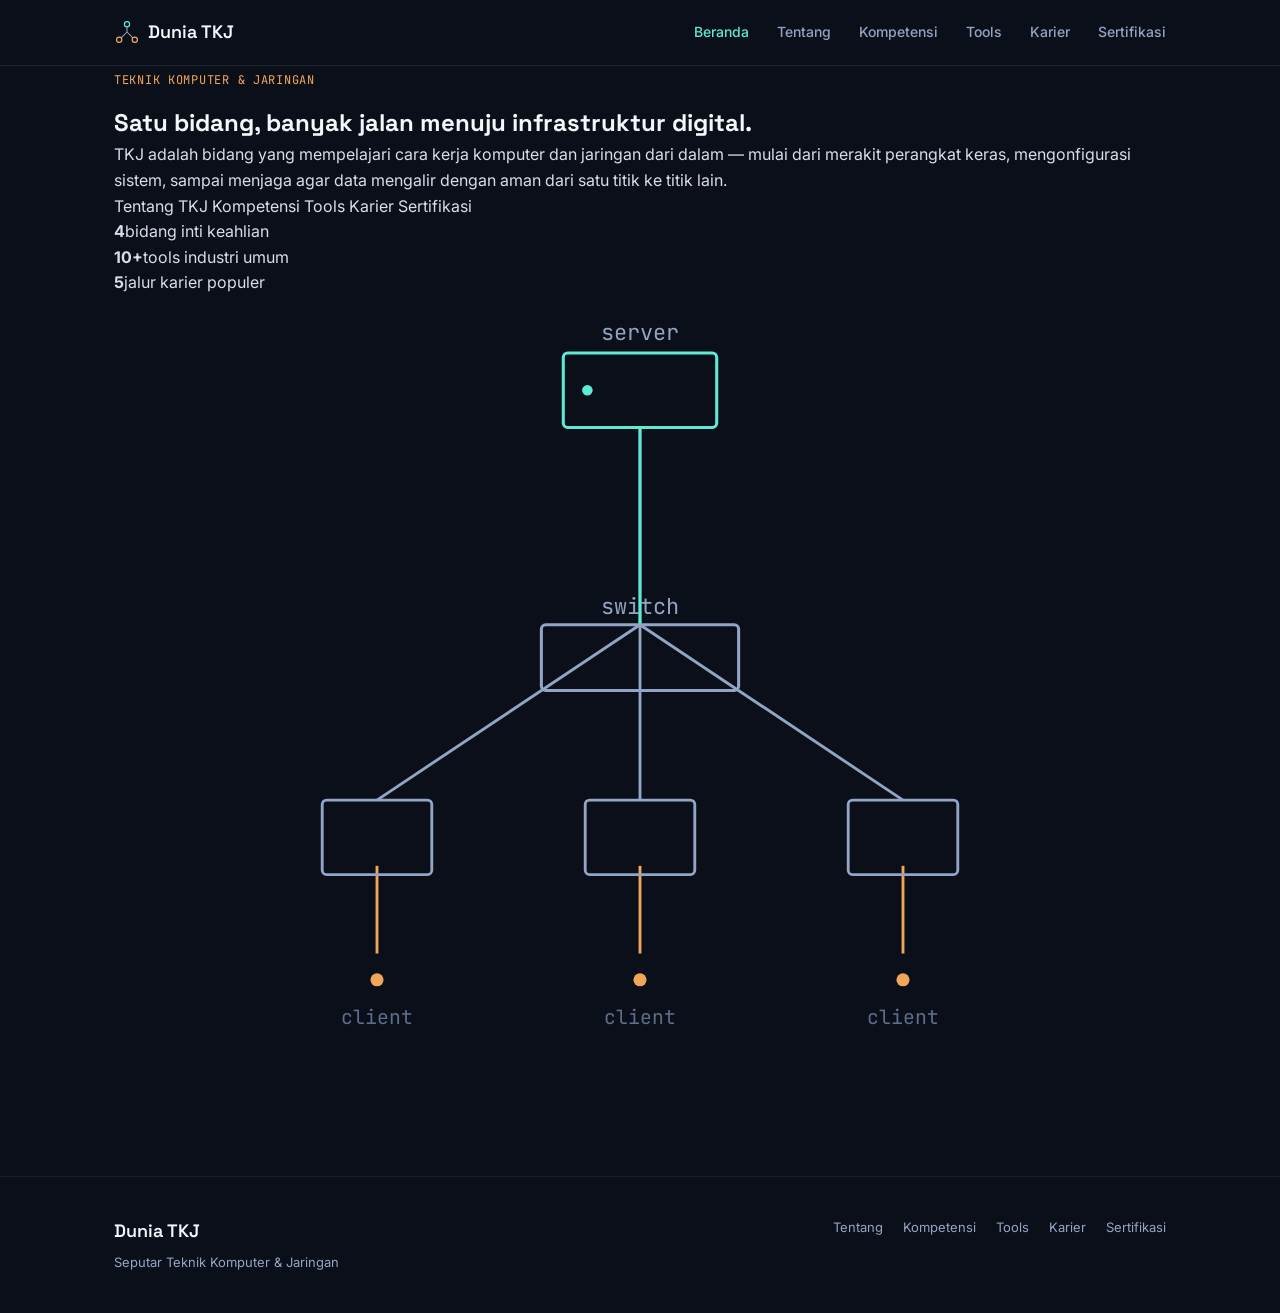
<file: index.html>
<!DOCTYPE html>
<html lang="id">
<head>
<meta charset="UTF-8">
<meta name="viewport" content="width=device-width, initial-scale=1.0">
<title>Dunia TKJ &mdash; Beranda</title>
<link rel="preconnect" href="https://fonts.googleapis.com">
<link href="https://fonts.googleapis.com/css2?family=Space+Grotesk:wght@400;500;600;700&family=Inter:wght@400;500;600&family=JetBrains+Mono:wght@400;500&display=swap" rel="stylesheet">
<link rel="stylesheet" href="style.css">
</head>
<body>

<header>
  <nav class="wrap">
    <div class="brand">
      <svg class="brand-mark" viewBox="0 0 30 30" fill="none">
        <circle cx="15" cy="6" r="3" stroke="#5EEAD4" stroke-width="1.4"/>
        <circle cx="6" cy="24" r="3" stroke="#F2A65A" stroke-width="1.4"/>
        <circle cx="24" cy="24" r="3" stroke="#F2A65A" stroke-width="1.4"/>
        <path d="M15 9V15M15 15L8 22M15 15L22 22" stroke="#93A5C4" stroke-width="1.2"/>
      </svg>
      Dunia TKJ
    </div>
    <div class="nav-links">
      <a href="index.html" class="active">Beranda</a>
      <a href="tentang.html">Tentang</a>
      <a href="kompetensi.html">Kompetensi</a>
      <a href="tools.html">Tools</a>
      <a href="karier.html">Karier</a>
      <a href="sertifikasi.html">Sertifikasi</a>
    </div>
  </nav>
</header>

<section class="hero">
  <div class="wrap hero-grid">
    <div>
      <span class="kicker">Teknik Komputer &amp; Jaringan</span>
      <h1>Satu bidang, banyak jalan menuju infrastruktur digital.</h1>
      <p class="lead">TKJ adalah bidang yang mempelajari cara kerja komputer dan jaringan dari dalam &mdash; mulai dari merakit perangkat keras, mengonfigurasi sistem, sampai menjaga agar data mengalir dengan aman dari satu titik ke titik lain.</p>
      <div class="explore-links">
        <a href="tentang.html">Tentang TKJ</a>
        <a href="kompetensi.html">Kompetensi</a>
        <a href="tools.html">Tools</a>
        <a href="karier.html">Karier</a>
        <a href="sertifikasi.html">Sertifikasi</a>
      </div>
      <div class="stat-row">
        <div class="stat"><b>4</b><span>bidang inti keahlian</span></div>
        <div class="stat"><b>10+</b><span>tools industri umum</span></div>
        <div class="stat"><b>5</b><span>jalur karier populer</span></div>
      </div>
    </div>
    <div class="diagram-holder">
      <svg viewBox="0 0 480 380" fill="none">
        <path class="flow-line" d="M240 60 L240 150" stroke="#5EEAD4" stroke-width="1.5"/>
        <path class="flow-line" d="M240 150 L120 230" stroke="#93A5C4" stroke-width="1.3"/>
        <path class="flow-line" d="M240 150 L240 230" stroke="#93A5C4" stroke-width="1.3"/>
        <path class="flow-line" d="M240 150 L360 230" stroke="#93A5C4" stroke-width="1.3"/>
        <path d="M120 260 L120 300" stroke="#F2A65A" stroke-width="1.3"/>
        <path d="M240 260 L240 300" stroke="#F2A65A" stroke-width="1.3"/>
        <path d="M360 260 L360 300" stroke="#F2A65A" stroke-width="1.3"/>

        <rect x="205" y="26" width="70" height="34" rx="2" stroke="#5EEAD4" stroke-width="1.4"/>
        <circle class="pulse-dot" cx="216" cy="43" r="2.4" fill="#5EEAD4"/>
        <text x="240" y="20" text-anchor="middle" fill="#93A5C4" font-family="JetBrains Mono" font-size="10">server</text>

        <rect x="195" y="150" width="90" height="30" rx="2" stroke="#93A5C4" stroke-width="1.4"/>
        <text x="240" y="145" text-anchor="middle" fill="#93A5C4" font-family="JetBrains Mono" font-size="10">switch</text>

        <rect x="95" y="230" width="50" height="34" rx="2" stroke="#93A5C4" stroke-width="1.3"/>
        <rect x="215" y="230" width="50" height="34" rx="2" stroke="#93A5C4" stroke-width="1.3"/>
        <rect x="335" y="230" width="50" height="34" rx="2" stroke="#93A5C4" stroke-width="1.3"/>

        <circle class="pulse-dot" cx="120" cy="312" r="3" fill="#F2A65A"/>
        <circle class="pulse-dot" cx="240" cy="312" r="3" fill="#F2A65A"/>
        <circle class="pulse-dot" cx="360" cy="312" r="3" fill="#F2A65A"/>
        <text x="120" y="332" text-anchor="middle" fill="#5C6E8A" font-family="JetBrains Mono" font-size="9">client</text>
        <text x="240" y="332" text-anchor="middle" fill="#5C6E8A" font-family="JetBrains Mono" font-size="9">client</text>
        <text x="360" y="332" text-anchor="middle" fill="#5C6E8A" font-family="JetBrains Mono" font-size="9">client</text>
      </svg>
    </div>
  </div>
</section>

<footer>
  <div class="footer-grid">
    <div>
      <div class="brand">Dunia TKJ</div>
      <p>Seputar Teknik Komputer &amp; Jaringan</p>
    </div>
    <div class="footer-links">
      <a href="tentang.html">Tentang</a>
      <a href="kompetensi.html">Kompetensi</a>
      <a href="tools.html">Tools</a>
      <a href="karier.html">Karier</a>
      <a href="sertifikasi.html">Sertifikasi</a>
    </div>
  </div>
</footer>

</body>
</html>
</file>
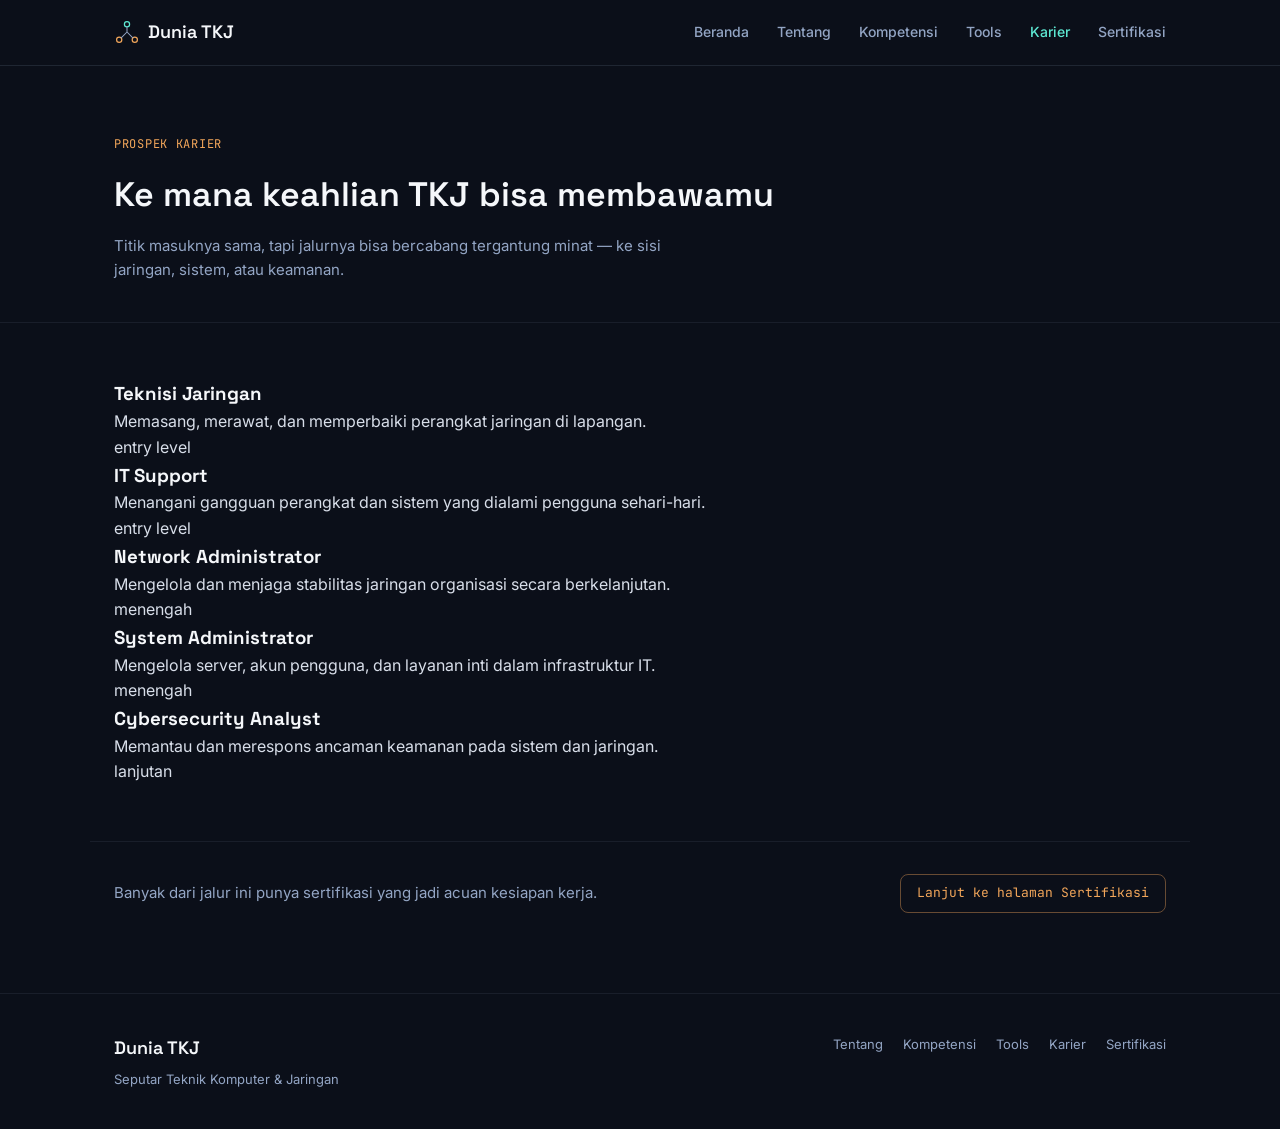
<file: karier.html>
<!DOCTYPE html>
<html lang="id">
<head>
<meta charset="UTF-8">
<meta name="viewport" content="width=device-width, initial-scale=1.0">
<title>Dunia TKJ &mdash; Karier</title>
<link rel="preconnect" href="https://fonts.googleapis.com">
<link href="https://fonts.googleapis.com/css2?family=Space+Grotesk:wght@400;500;600;700&family=Inter:wght@400;500;600&family=JetBrains+Mono:wght@400;500&display=swap" rel="stylesheet">
<link rel="stylesheet" href="style.css">
</head>
<body>

<header>
  <nav class="wrap">
    <div class="brand">
      <svg class="brand-mark" viewBox="0 0 30 30" fill="none">
        <circle cx="15" cy="6" r="3" stroke="#5EEAD4" stroke-width="1.4"/>
        <circle cx="6" cy="24" r="3" stroke="#F2A65A" stroke-width="1.4"/>
        <circle cx="24" cy="24" r="3" stroke="#F2A65A" stroke-width="1.4"/>
        <path d="M15 9V15M15 15L8 22M15 15L22 22" stroke="#93A5C4" stroke-width="1.2"/>
      </svg>
      Dunia TKJ
    </div>
    <div class="nav-links">
      <a href="index.html">Beranda</a>
      <a href="tentang.html">Tentang</a>
      <a href="kompetensi.html">Kompetensi</a>
      <a href="tools.html">Tools</a>
      <a href="karier.html" class="active">Karier</a>
      <a href="sertifikasi.html">Sertifikasi</a>
    </div>
  </nav>
</header>

<section class="page-head">
  <div class="wrap">
    <span class="kicker">Prospek karier</span>
    <h1>Ke mana keahlian TKJ bisa membawamu</h1>
    <p>Titik masuknya sama, tapi jalurnya bisa bercabang tergantung minat &mdash; ke sisi jaringan, sistem, atau keamanan.</p>
  </div>
</section>

<main>
  <div class="wrap">
    <div class="career-row">
      <h3>Teknisi Jaringan</h3>
      <p>Memasang, merawat, dan memperbaiki perangkat jaringan di lapangan.</p>
      <span class="lvl">entry level</span>
    </div>
    <div class="career-row">
      <h3>IT Support</h3>
      <p>Menangani gangguan perangkat dan sistem yang dialami pengguna sehari-hari.</p>
      <span class="lvl">entry level</span>
    </div>
    <div class="career-row">
      <h3>Network Administrator</h3>
      <p>Mengelola dan menjaga stabilitas jaringan organisasi secara berkelanjutan.</p>
      <span class="lvl">menengah</span>
    </div>
    <div class="career-row">
      <h3>System Administrator</h3>
      <p>Mengelola server, akun pengguna, dan layanan inti dalam infrastruktur IT.</p>
      <span class="lvl">menengah</span>
    </div>
    <div class="career-row">
      <h3>Cybersecurity Analyst</h3>
      <p>Memantau dan merespons ancaman keamanan pada sistem dan jaringan.</p>
      <span class="lvl">lanjutan</span>
    </div>
  </div>

  <div class="wrap closing">
    <p>Banyak dari jalur ini punya sertifikasi yang jadi acuan kesiapan kerja.</p>
    <a href="sertifikasi.html" class="next">Lanjut ke halaman Sertifikasi</a>
  </div>
</main>

<footer>
  <div class="footer-grid">
    <div>
      <div class="brand">Dunia TKJ</div>
      <p>Seputar Teknik Komputer &amp; Jaringan</p>
    </div>
    <div class="footer-links">
      <a href="tentang.html">Tentang</a>
      <a href="kompetensi.html">Kompetensi</a>
      <a href="tools.html">Tools</a>
      <a href="karier.html">Karier</a>
      <a href="sertifikasi.html">Sertifikasi</a>
    </div>
  </div>
</footer>

</body>
</html>
</file>
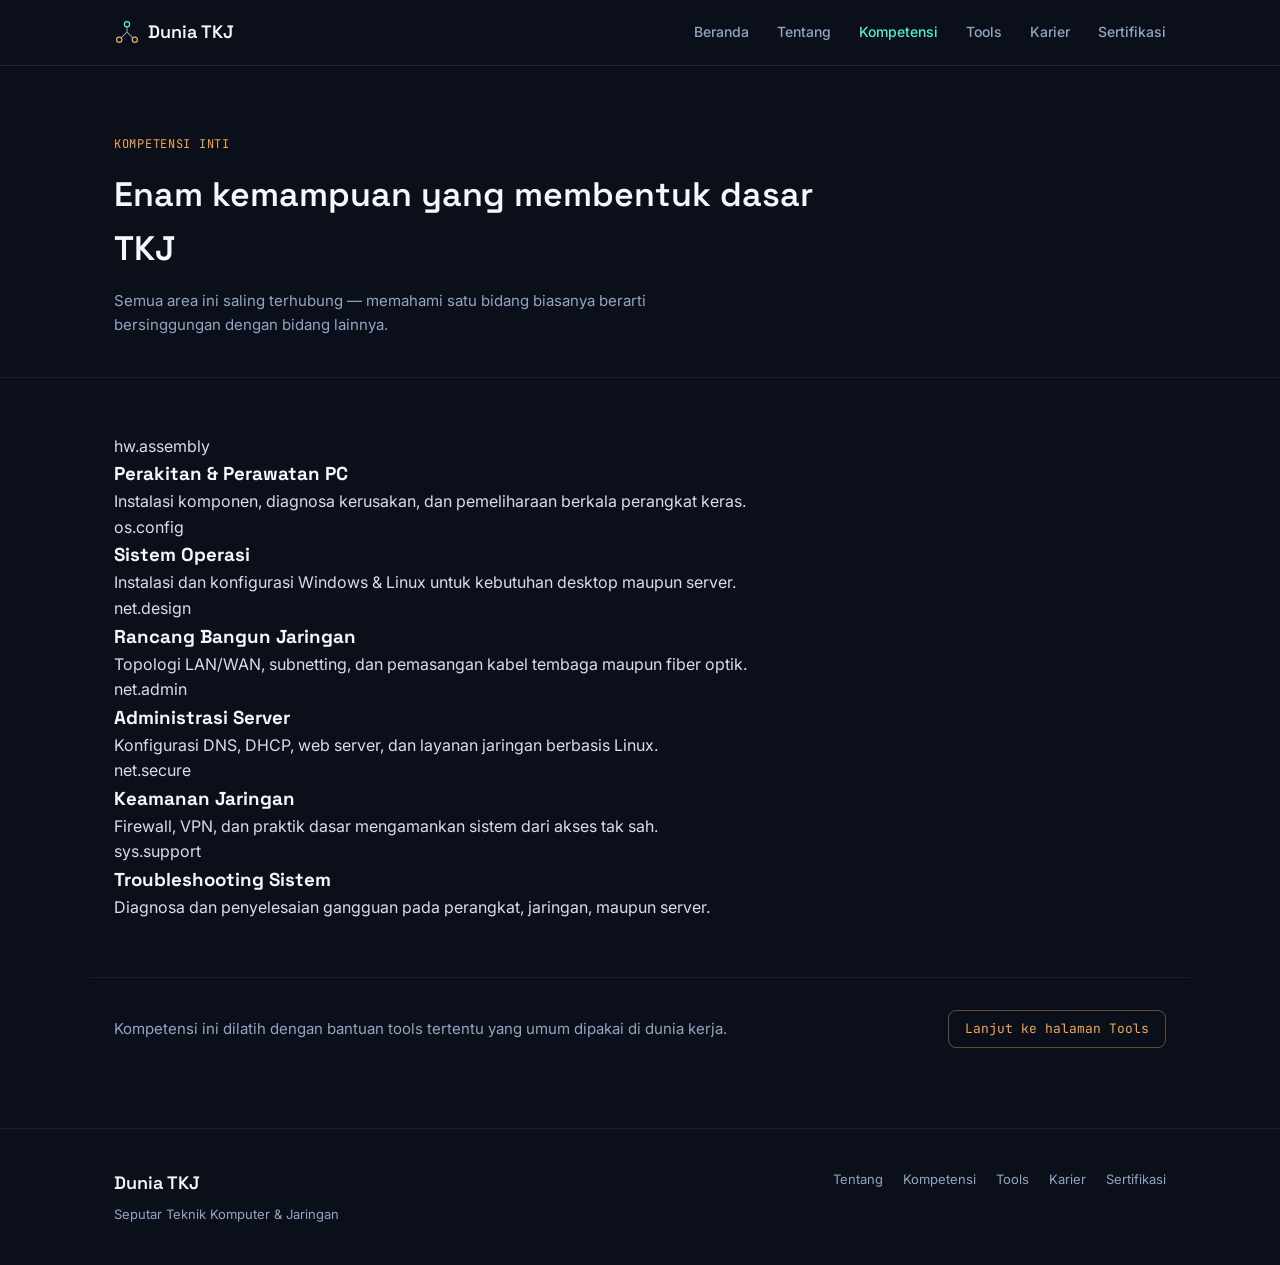
<file: kompetensi.html>
<!DOCTYPE html>
<html lang="id">
<head>
<meta charset="UTF-8">
<meta name="viewport" content="width=device-width, initial-scale=1.0">
<title>Dunia TKJ &mdash; Kompetensi</title>
<link rel="preconnect" href="https://fonts.googleapis.com">
<link href="https://fonts.googleapis.com/css2?family=Space+Grotesk:wght@400;500;600;700&family=Inter:wght@400;500;600&family=JetBrains+Mono:wght@400;500&display=swap" rel="stylesheet">
<link rel="stylesheet" href="style.css">
</head>
<body>

<header>
  <nav class="wrap">
    <div class="brand">
      <svg class="brand-mark" viewBox="0 0 30 30" fill="none">
        <circle cx="15" cy="6" r="3" stroke="#5EEAD4" stroke-width="1.4"/>
        <circle cx="6" cy="24" r="3" stroke="#F2A65A" stroke-width="1.4"/>
        <circle cx="24" cy="24" r="3" stroke="#F2A65A" stroke-width="1.4"/>
        <path d="M15 9V15M15 15L8 22M15 15L22 22" stroke="#93A5C4" stroke-width="1.2"/>
      </svg>
      Dunia TKJ
    </div>
    <div class="nav-links">
      <a href="index.html">Beranda</a>
      <a href="tentang.html">Tentang</a>
      <a href="kompetensi.html" class="active">Kompetensi</a>
      <a href="tools.html">Tools</a>
      <a href="karier.html">Karier</a>
      <a href="sertifikasi.html">Sertifikasi</a>
    </div>
  </nav>
</header>

<section class="page-head">
  <div class="wrap">
    <span class="kicker">Kompetensi inti</span>
    <h1>Enam kemampuan yang membentuk dasar TKJ</h1>
    <p>Semua area ini saling terhubung &mdash; memahami satu bidang biasanya berarti bersinggungan dengan bidang lainnya.</p>
  </div>
</section>

<main>
  <div class="wrap">
    <div class="comp-list">
      <div class="comp-item" style="--trace:#5EEAD4">
        <span class="idx">hw.assembly</span>
        <h3>Perakitan &amp; Perawatan PC</h3>
        <p>Instalasi komponen, diagnosa kerusakan, dan pemeliharaan berkala perangkat keras.</p>
      </div>
      <div class="comp-item" style="--trace:#F2A65A">
        <span class="idx">os.config</span>
        <h3>Sistem Operasi</h3>
        <p>Instalasi dan konfigurasi Windows &amp; Linux untuk kebutuhan desktop maupun server.</p>
      </div>
      <div class="comp-item" style="--trace:#93A5C4">
        <span class="idx">net.design</span>
        <h3>Rancang Bangun Jaringan</h3>
        <p>Topologi LAN/WAN, subnetting, dan pemasangan kabel tembaga maupun fiber optik.</p>
      </div>
      <div class="comp-item" style="--trace:#5EEAD4">
        <span class="idx">net.admin</span>
        <h3>Administrasi Server</h3>
        <p>Konfigurasi DNS, DHCP, web server, dan layanan jaringan berbasis Linux.</p>
      </div>
      <div class="comp-item" style="--trace:#F2A65A">
        <span class="idx">net.secure</span>
        <h3>Keamanan Jaringan</h3>
        <p>Firewall, VPN, dan praktik dasar mengamankan sistem dari akses tak sah.</p>
      </div>
      <div class="comp-item" style="--trace:#93A5C4">
        <span class="idx">sys.support</span>
        <h3>Troubleshooting Sistem</h3>
        <p>Diagnosa dan penyelesaian gangguan pada perangkat, jaringan, maupun server.</p>
      </div>
    </div>
  </div>

  <div class="wrap closing">
    <p>Kompetensi ini dilatih dengan bantuan tools tertentu yang umum dipakai di dunia kerja.</p>
    <a href="tools.html" class="next">Lanjut ke halaman Tools</a>
  </div>
</main>

<footer>
  <div class="footer-grid">
    <div>
      <div class="brand">Dunia TKJ</div>
      <p>Seputar Teknik Komputer &amp; Jaringan</p>
    </div>
    <div class="footer-links">
      <a href="tentang.html">Tentang</a>
      <a href="kompetensi.html">Kompetensi</a>
      <a href="tools.html">Tools</a>
      <a href="karier.html">Karier</a>
      <a href="sertifikasi.html">Sertifikasi</a>
    </div>
  </div>
</footer>

</body>
</html>
</file>
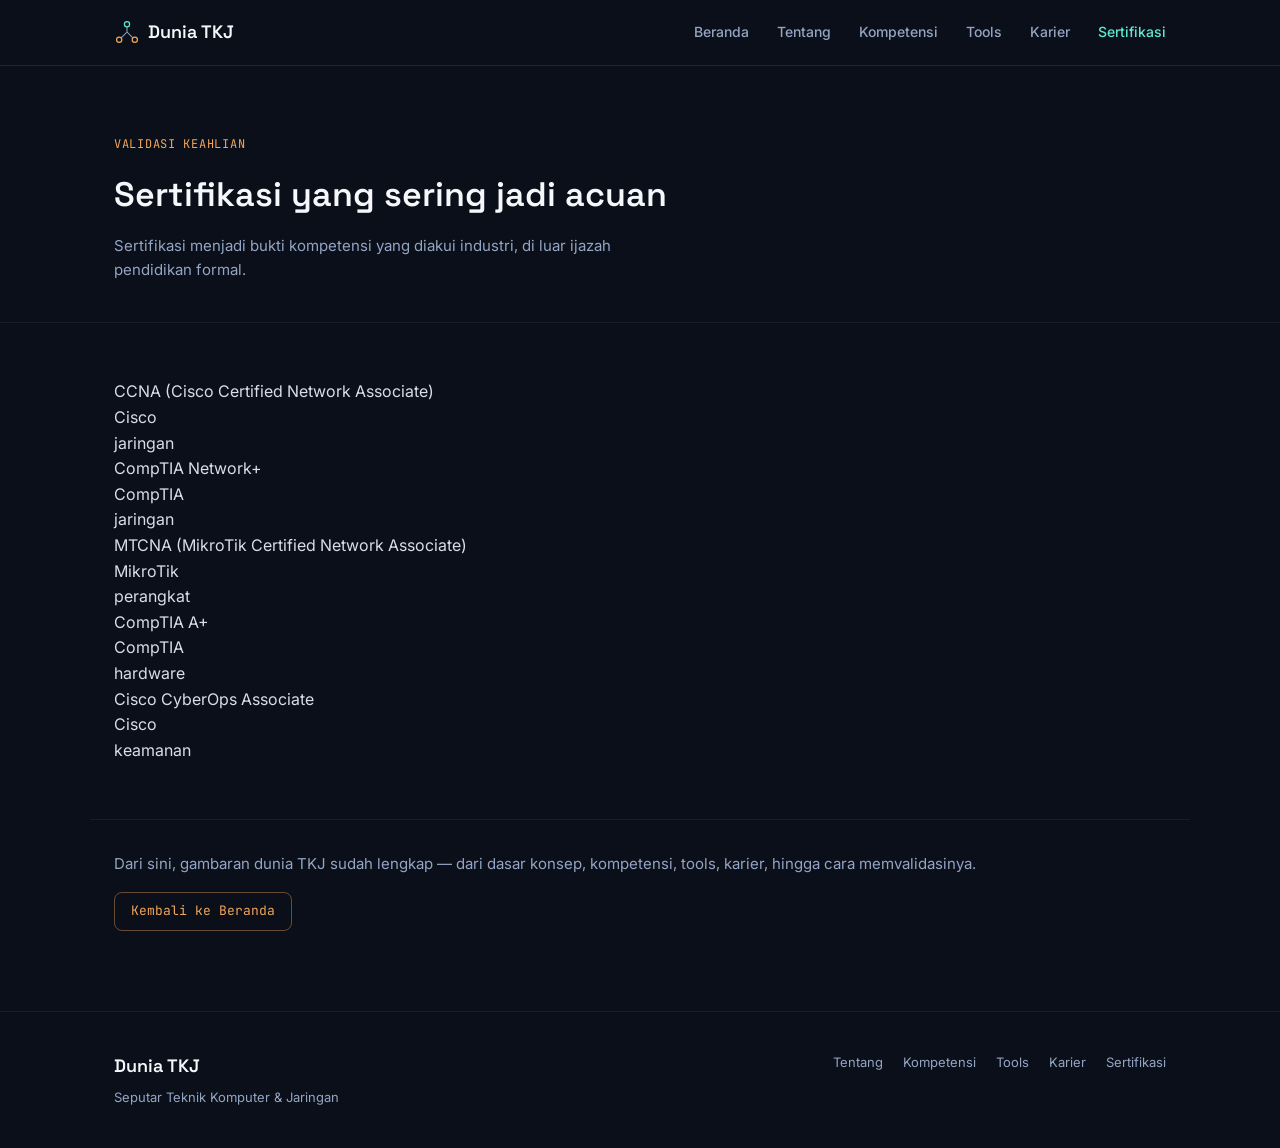
<file: sertifikasi.html>
<!DOCTYPE html>
<html lang="id">
<head>
<meta charset="UTF-8">
<meta name="viewport" content="width=device-width, initial-scale=1.0">
<title>Dunia TKJ &mdash; Sertifikasi</title>
<link rel="preconnect" href="https://fonts.googleapis.com">
<link href="https://fonts.googleapis.com/css2?family=Space+Grotesk:wght@400;500;600;700&family=Inter:wght@400;500;600&family=JetBrains+Mono:wght@400;500&display=swap" rel="stylesheet">
<link rel="stylesheet" href="style.css">
</head>
<body>

<header>
  <nav class="wrap">
    <div class="brand">
      <svg class="brand-mark" viewBox="0 0 30 30" fill="none">
        <circle cx="15" cy="6" r="3" stroke="#5EEAD4" stroke-width="1.4"/>
        <circle cx="6" cy="24" r="3" stroke="#F2A65A" stroke-width="1.4"/>
        <circle cx="24" cy="24" r="3" stroke="#F2A65A" stroke-width="1.4"/>
        <path d="M15 9V15M15 15L8 22M15 15L22 22" stroke="#93A5C4" stroke-width="1.2"/>
      </svg>
      Dunia TKJ
    </div>
    <div class="nav-links">
      <a href="index.html">Beranda</a>
      <a href="tentang.html">Tentang</a>
      <a href="kompetensi.html">Kompetensi</a>
      <a href="tools.html">Tools</a>
      <a href="karier.html">Karier</a>
      <a href="sertifikasi.html" class="active">Sertifikasi</a>
    </div>
  </nav>
</header>

<section class="page-head">
  <div class="wrap">
    <span class="kicker">Validasi keahlian</span>
    <h1>Sertifikasi yang sering jadi acuan</h1>
    <p>Sertifikasi menjadi bukti kompetensi yang diakui industri, di luar ijazah pendidikan formal.</p>
  </div>
</section>

<main>
  <div class="wrap">
    <div class="cert-row">
      <div><div class="name">CCNA (Cisco Certified Network Associate)</div><div class="issuer">Cisco</div></div>
      <span class="lvl-tag">jaringan</span>
    </div>
    <div class="cert-row">
      <div><div class="name">CompTIA Network+</div><div class="issuer">CompTIA</div></div>
      <span class="lvl-tag">jaringan</span>
    </div>
    <div class="cert-row">
      <div><div class="name">MTCNA (MikroTik Certified Network Associate)</div><div class="issuer">MikroTik</div></div>
      <span class="lvl-tag">perangkat</span>
    </div>
    <div class="cert-row">
      <div><div class="name">CompTIA A+</div><div class="issuer">CompTIA</div></div>
      <span class="lvl-tag">hardware</span>
    </div>
    <div class="cert-row">
      <div><div class="name">Cisco CyberOps Associate</div><div class="issuer">Cisco</div></div>
      <span class="lvl-tag">keamanan</span>
    </div>
  </div>

  <div class="wrap closing">
    <p>Dari sini, gambaran dunia TKJ sudah lengkap &mdash; dari dasar konsep, kompetensi, tools, karier, hingga cara memvalidasinya.</p>
    <a href="index.html" class="next">Kembali ke Beranda</a>
  </div>
</main>

<footer>
  <div class="footer-grid">
    <div>
      <div class="brand">Dunia TKJ</div>
      <p>Seputar Teknik Komputer &amp; Jaringan</p>
    </div>
    <div class="footer-links">
      <a href="tentang.html">Tentang</a>
      <a href="kompetensi.html">Kompetensi</a>
      <a href="tools.html">Tools</a>
      <a href="karier.html">Karier</a>
      <a href="sertifikasi.html">Sertifikasi</a>
    </div>
  </div>
</footer>

</body>
</html>
</file>
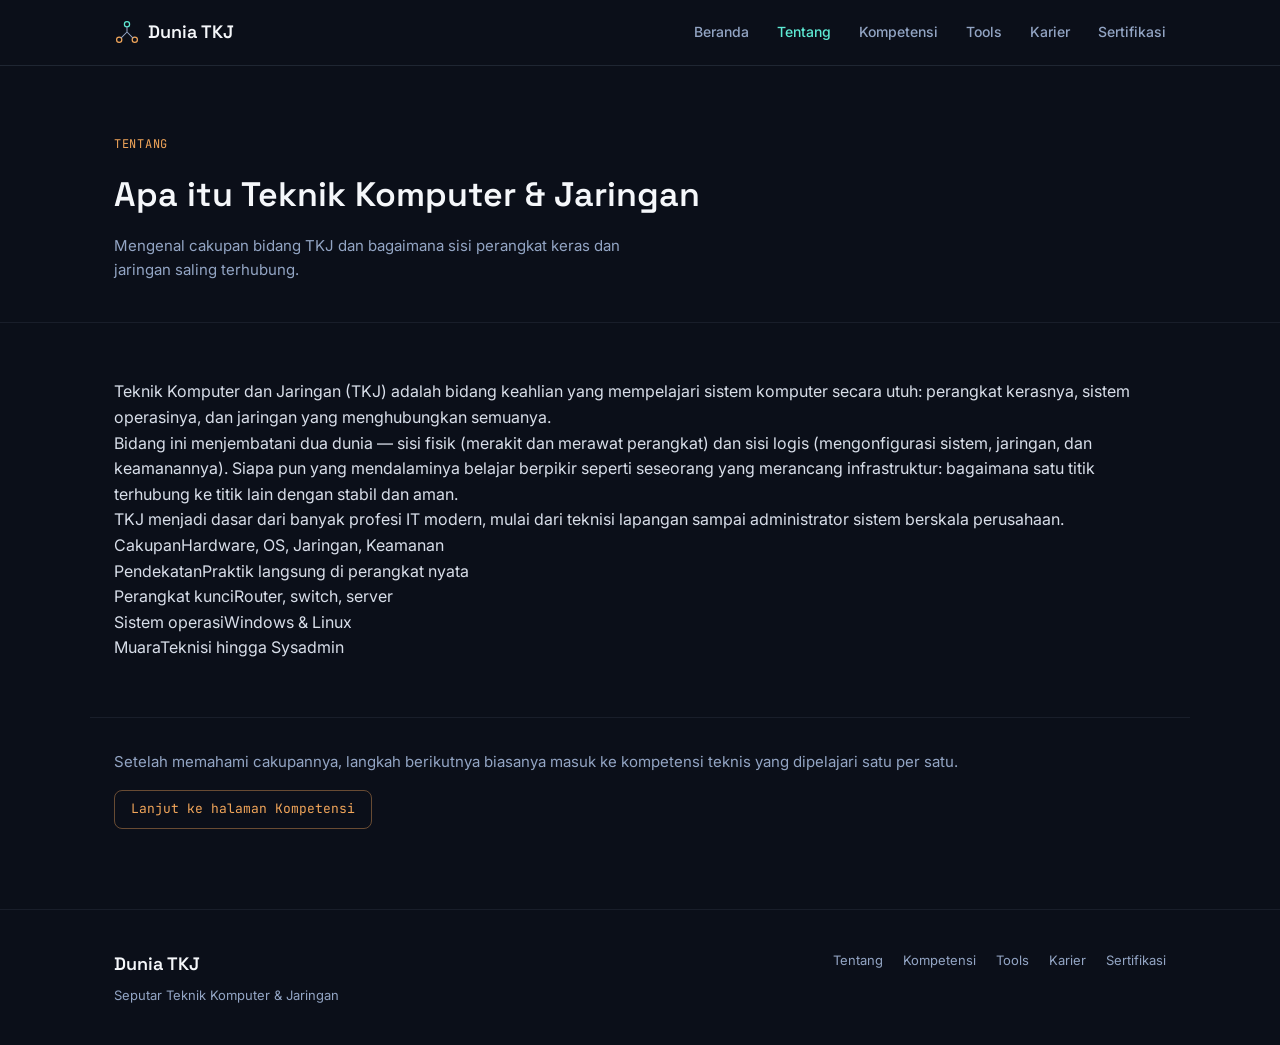
<file: tentang.html>
<!DOCTYPE html>
<html lang="id">
<head>
<meta charset="UTF-8">
<meta name="viewport" content="width=device-width, initial-scale=1.0">
<title>Dunia TKJ &mdash; Tentang</title>
<link rel="preconnect" href="https://fonts.googleapis.com">
<link href="https://fonts.googleapis.com/css2?family=Space+Grotesk:wght@400;500;600;700&family=Inter:wght@400;500;600&family=JetBrains+Mono:wght@400;500&display=swap" rel="stylesheet">
<link rel="stylesheet" href="style.css">
</head>
<body>

<header>
  <nav class="wrap">
    <div class="brand">
      <svg class="brand-mark" viewBox="0 0 30 30" fill="none">
        <circle cx="15" cy="6" r="3" stroke="#5EEAD4" stroke-width="1.4"/>
        <circle cx="6" cy="24" r="3" stroke="#F2A65A" stroke-width="1.4"/>
        <circle cx="24" cy="24" r="3" stroke="#F2A65A" stroke-width="1.4"/>
        <path d="M15 9V15M15 15L8 22M15 15L22 22" stroke="#93A5C4" stroke-width="1.2"/>
      </svg>
      Dunia TKJ
    </div>
    <div class="nav-links">
      <a href="index.html">Beranda</a>
      <a href="tentang.html" class="active">Tentang</a>
      <a href="kompetensi.html">Kompetensi</a>
      <a href="tools.html">Tools</a>
      <a href="karier.html">Karier</a>
      <a href="sertifikasi.html">Sertifikasi</a>
    </div>
  </nav>
</header>

<section class="page-head">
  <div class="wrap">
    <span class="kicker">Tentang</span>
    <h1>Apa itu Teknik Komputer &amp; Jaringan</h1>
    <p>Mengenal cakupan bidang TKJ dan bagaimana sisi perangkat keras dan jaringan saling terhubung.</p>
  </div>
</section>

<main>
  <div class="wrap about-grid">
    <div class="about-copy">
      <p>Teknik Komputer dan Jaringan (TKJ) adalah bidang keahlian yang mempelajari sistem komputer secara utuh: perangkat kerasnya, sistem operasinya, dan jaringan yang menghubungkan semuanya.</p>
      <p>Bidang ini menjembatani dua dunia &mdash; sisi fisik (merakit dan merawat perangkat) dan sisi logis (mengonfigurasi sistem, jaringan, dan keamanannya). Siapa pun yang mendalaminya belajar berpikir seperti seseorang yang merancang infrastruktur: bagaimana satu titik terhubung ke titik lain dengan stabil dan aman.</p>
      <p>TKJ menjadi dasar dari banyak profesi IT modern, mulai dari teknisi lapangan sampai administrator sistem berskala perusahaan.</p>
    </div>
    <div class="spec-plate">
      <div class="spec-row"><span>Cakupan</span><span>Hardware, OS, Jaringan, Keamanan</span></div>
      <div class="spec-row"><span>Pendekatan</span><span>Praktik langsung di perangkat nyata</span></div>
      <div class="spec-row"><span>Perangkat kunci</span><span>Router, switch, server</span></div>
      <div class="spec-row"><span>Sistem operasi</span><span>Windows &amp; Linux</span></div>
      <div class="spec-row"><span>Muara</span><span>Teknisi hingga Sysadmin</span></div>
    </div>
  </div>

  <div class="wrap closing">
    <p>Setelah memahami cakupannya, langkah berikutnya biasanya masuk ke kompetensi teknis yang dipelajari satu per satu.</p>
    <a href="kompetensi.html" class="next">Lanjut ke halaman Kompetensi</a>
  </div>
</main>

<footer>
  <div class="footer-grid">
    <div>
      <div class="brand">Dunia TKJ</div>
      <p>Seputar Teknik Komputer &amp; Jaringan</p>
    </div>
    <div class="footer-links">
      <a href="tentang.html">Tentang</a>
      <a href="kompetensi.html">Kompetensi</a>
      <a href="tools.html">Tools</a>
      <a href="karier.html">Karier</a>
      <a href="sertifikasi.html">Sertifikasi</a>
    </div>
  </div>
</footer>

</body>
</html>
</file>
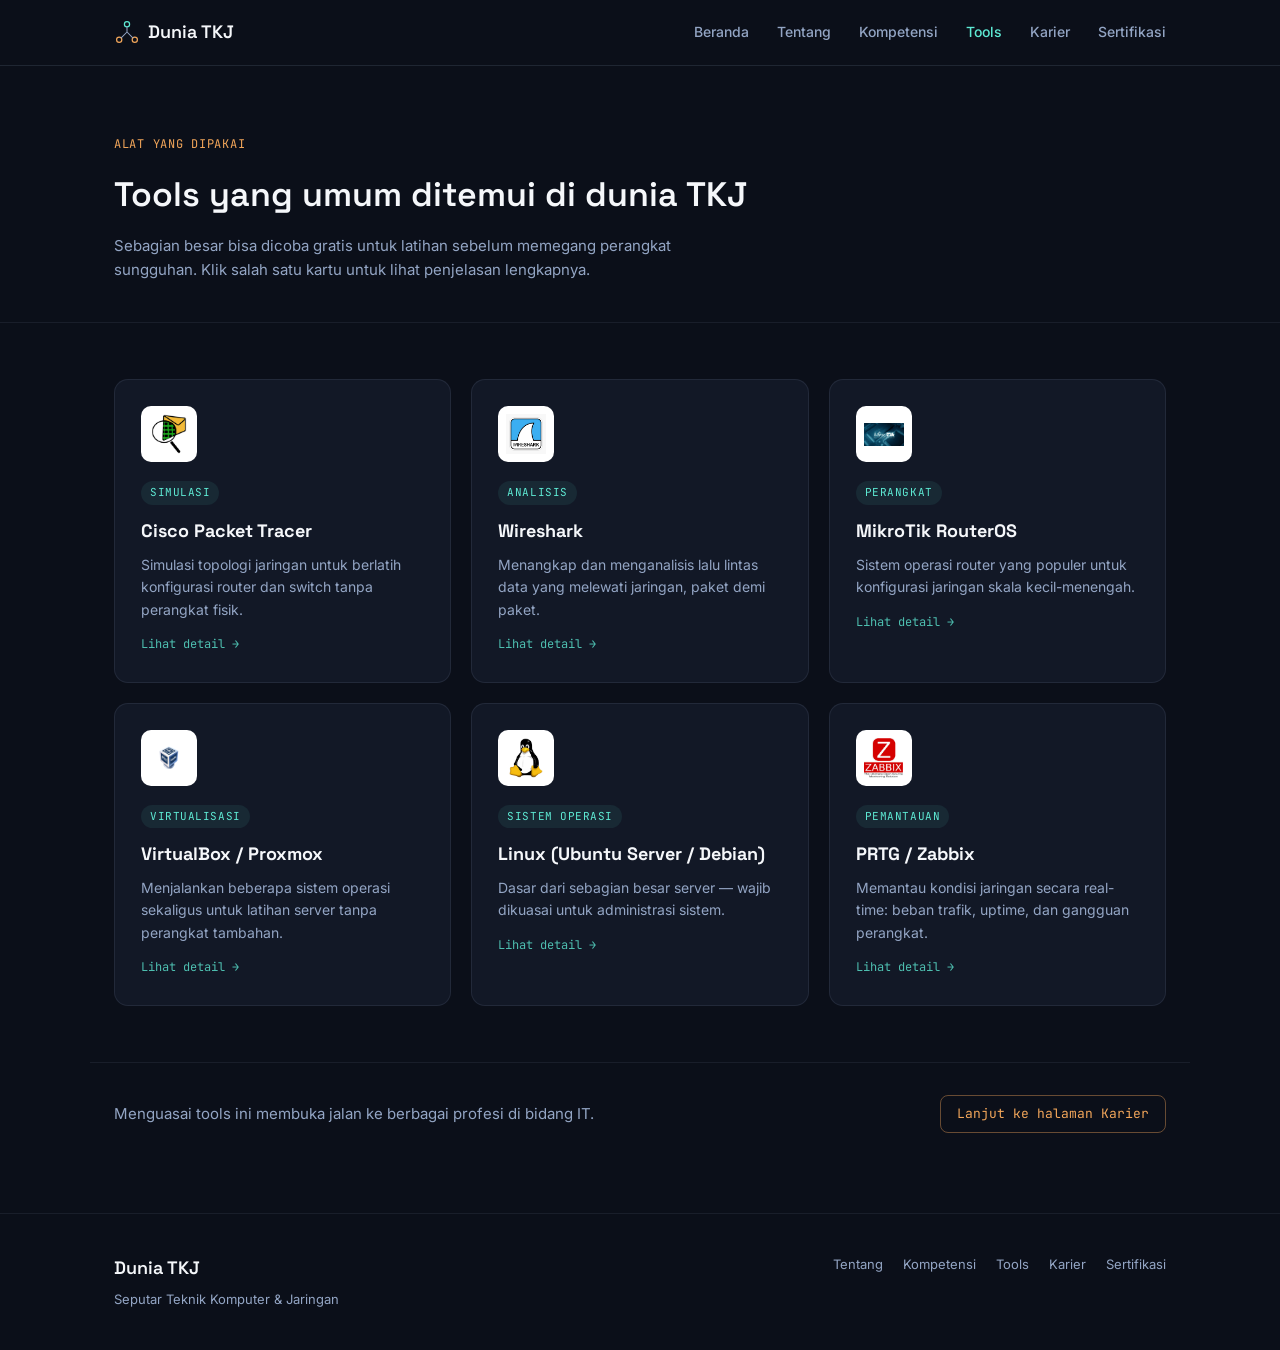
<file: tools.html>
<!DOCTYPE html>
<html lang="id">
<head>
<meta charset="UTF-8">
<meta name="viewport" content="width=device-width, initial-scale=1.0">
<title>Dunia TKJ &mdash; Tools</title>
<link rel="preconnect" href="https://fonts.googleapis.com">
<link href="https://fonts.googleapis.com/css2?family=Space+Grotesk:wght@400;500;600;700&family=Inter:wght@400;500;600&family=JetBrains+Mono:wght@400;500&display=swap" rel="stylesheet">
<link rel="stylesheet" href="style.css">
</head>
<body>

<header>
  <nav class="wrap">
    <div class="brand">
      <svg class="brand-mark" viewBox="0 0 30 30" fill="none">
        <circle cx="15" cy="6" r="3" stroke="#5EEAD4" stroke-width="1.4"/>
        <circle cx="6" cy="24" r="3" stroke="#F2A65A" stroke-width="1.4"/>
        <circle cx="24" cy="24" r="3" stroke="#F2A65A" stroke-width="1.4"/>
        <path d="M15 9V15M15 15L8 22M15 15L22 22" stroke="#93A5C4" stroke-width="1.2"/>
      </svg>
      Dunia TKJ
    </div>
    <div class="nav-links">
      <a href="index.html">Beranda</a>
      <a href="tentang.html">Tentang</a>
      <a href="kompetensi.html">Kompetensi</a>
      <a href="tools.html" class="active">Tools</a>
      <a href="karier.html">Karier</a>
      <a href="sertifikasi.html">Sertifikasi</a>
    </div>
  </nav>
</header>

<section class="page-head">
  <div class="wrap">
    <span class="kicker">Alat yang dipakai</span>
    <h1>Tools yang umum ditemui di dunia TKJ</h1>
    <p>Sebagian besar bisa dicoba gratis untuk latihan sebelum memegang perangkat sungguhan. Klik salah satu kartu untuk lihat penjelasan lengkapnya.</p>
  </div>
</section>

<main>
  <div class="wrap">
    <div class="tool-grid">

      <div class="tool-item" data-tool="packet-tracer" tabindex="0">
        <div class="tool-icon">
          <img src="packet-tracer.png" alt="Cisco Packet Tracer">
        </div>
        <span class="cat">simulasi</span>
        <h3>Cisco Packet Tracer</h3>
        <p>Simulasi topologi jaringan untuk berlatih konfigurasi router dan switch tanpa perangkat fisik.</p>
        <span class="see-more">Lihat detail &rarr;</span>
      </div>

      <div class="tool-item" data-tool="wireshark" tabindex="0">
        <div class="tool-icon">
          <img src="wireshark.png" alt="Wireshark">
        </div>
        <span class="cat">analisis</span>
        <h3>Wireshark</h3>
        <p>Menangkap dan menganalisis lalu lintas data yang melewati jaringan, paket demi paket.</p>
        <span class="see-more">Lihat detail &rarr;</span>
      </div>

      <div class="tool-item" data-tool="mikrotik" tabindex="0">
        <div class="tool-icon">
          <img src="mikrotik.png" alt="MikroTik RouterOS">
        </div>
        <span class="cat">perangkat</span>
        <h3>MikroTik RouterOS</h3>
        <p>Sistem operasi router yang populer untuk konfigurasi jaringan skala kecil-menengah.</p>
        <span class="see-more">Lihat detail &rarr;</span>
      </div>

      <div class="tool-item" data-tool="virtualbox" tabindex="0">
        <div class="tool-icon">
          <img src="virtualbox.png" alt="VirtualBox / Proxmox">
        </div>
        <span class="cat">virtualisasi</span>
        <h3>VirtualBox / Proxmox</h3>
        <p>Menjalankan beberapa sistem operasi sekaligus untuk latihan server tanpa perangkat tambahan.</p>
        <span class="see-more">Lihat detail &rarr;</span>
      </div>

      <div class="tool-item" data-tool="linux" tabindex="0">
        <div class="tool-icon">
          <img src="linux.png" alt="Linux (Ubuntu Server / Debian)">
        </div>
        <span class="cat">sistem operasi</span>
        <h3>Linux (Ubuntu Server / Debian)</h3>
        <p>Dasar dari sebagian besar server &mdash; wajib dikuasai untuk administrasi sistem.</p>
        <span class="see-more">Lihat detail &rarr;</span>
      </div>

      <div class="tool-item" data-tool="zabbix" tabindex="0">
        <div class="tool-icon">
          <img src="zabbix.png" alt="PRTG / Zabbix">
        </div>
        <span class="cat">pemantauan</span>
        <h3>PRTG / Zabbix</h3>
        <p>Memantau kondisi jaringan secara real-time: beban trafik, uptime, dan gangguan perangkat.</p>
        <span class="see-more">Lihat detail &rarr;</span>
      </div>

    </div>
  </div>

  <div class="wrap closing">
    <p>Menguasai tools ini membuka jalan ke berbagai profesi di bidang IT.</p>
    <a href="karier.html" class="next">Lanjut ke halaman Karier</a>
  </div>
</main>

<footer>
  <div class="footer-grid">
    <div>
      <div class="brand">Dunia TKJ</div>
      <p>Seputar Teknik Komputer &amp; Jaringan</p>
    </div>
    <div class="footer-links">
      <a href="tentang.html">Tentang</a>
      <a href="kompetensi.html">Kompetensi</a>
      <a href="tools.html">Tools</a>
      <a href="karier.html">Karier</a>
      <a href="sertifikasi.html">Sertifikasi</a>
    </div>
  </div>
</footer>

<!-- ===== MODAL DETAIL TOOL ===== -->
<div class="modal-overlay" id="modalOverlay">
  <div class="modal-box" role="dialog" aria-modal="true">
    <button class="modal-close" id="modalClose" aria-label="Tutup">&times;</button>
    <div class="modal-icon" id="modalIcon"></div>
    <span class="cat" id="modalCat"></span>
    <h2 id="modalTitle"></h2>
    <p class="modal-intro" id="modalIntro"></p>

    <h4>Kegunaan utama</h4>
    <ul id="modalUses"></ul>

    <h4>Fitur kunci</h4>
    <ul id="modalFeatures"></ul>

    <h4>Cara mulai belajar</h4>
    <p id="modalLearn"></p>
  </div>
</div>

<script>
const toolData = {
  "packet-tracer": {
    icon: "packet-tracer.png",
    cat: "simulasi",
    title: "Cisco Packet Tracer",
    intro: "Packet Tracer adalah perangkat lunak simulasi jaringan buatan Cisco yang memungkinkan pengguna merancang, membangun, dan menguji topologi jaringan secara virtual tanpa memerlukan perangkat keras sungguhan.",
    uses: [
      "Berlatih konfigurasi dasar router dan switch Cisco (CLI dan mode grafis)",
      "Mensimulasikan jaringan LAN/WAN skala kecil hingga menengah",
      "Media utama persiapan sertifikasi CCNA",
      "Menguji skenario troubleshooting sebelum diterapkan ke perangkat asli"
    ],
    features: [
      "Drag-and-drop perangkat jaringan (router, switch, PC, server, access point)",
      "Mode simulasi paket data secara real-time untuk melihat alur trafik",
      "Mendukung protokol umum: OSPF, EIGRP, VLAN, DHCP, ACL, dan lainnya",
      "Bisa dijalankan di Windows, Linux, dan mode multiuser untuk kelas"
    ],
    learn: "Download gratis melalui Cisco Networking Academy (perlu daftar akun). Mulai dari topologi sederhana dua PC dan satu switch, lalu tingkatkan bertahap ke jaringan dengan banyak router dan VLAN."
  },
  "wireshark": {
    icon: "wireshark.png",
    cat: "analisis",
    title: "Wireshark",
    intro: "Wireshark adalah network protocol analyzer open-source yang menangkap dan menampilkan data yang melintas di jaringan secara detail, hingga ke level paket individual.",
    uses: [
      "Mendiagnosis masalah koneksi dan lambatnya jaringan",
      "Menganalisis protokol (TCP, UDP, HTTP, DNS, dll) untuk keperluan belajar",
      "Deteksi aktivitas mencurigakan dalam konteks keamanan jaringan",
      "Verifikasi apakah aplikasi mengirim data sesuai yang diharapkan"
    ],
    features: [
      "Capture trafik secara live dari interface jaringan manapun",
      "Filter tampilan paket yang sangat fleksibel (display filter)",
      "Mampu merekonstruksi ulang stream komunikasi (Follow TCP Stream)",
      "Mendukung ratusan protokol jaringan"
    ],
    learn: "Install dari wireshark.org (gratis). Mulai dengan capture trafik di jaringan sendiri saat browsing biasa, lalu coba filter berdasarkan protokol seperti 'http' atau 'dns' untuk memahami pola paketnya."
  },
  "mikrotik": {
    icon: "mikrotik.png",
    cat: "perangkat",
    title: "MikroTik RouterOS",
    intro: "RouterOS adalah sistem operasi buatan MikroTik yang mengubah komputer atau perangkat khusus (RouterBoard) menjadi router dengan fitur jaringan lengkap, populer di kalangan ISP kecil-menengah dan sekolah di Indonesia.",
    uses: [
      "Manajemen bandwidth dan pembagian trafik antar pengguna",
      "Konfigurasi routing statis maupun dinamis",
      "Membangun hotspot dan sistem autentikasi pengguna WiFi",
      "Firewall dan keamanan jaringan skala kecil-menengah"
    ],
    features: [
      "Winbox: aplikasi GUI untuk konfigurasi tanpa command line",
      "Queue Tree dan Simple Queue untuk manajemen bandwidth granular",
      "Dukungan VPN (PPTP, L2TP, OpenVPN, WireGuard)",
      "Harga perangkat RouterBoard relatif terjangkau untuk skala sekolah/kantor kecil"
    ],
    learn: "Bisa dicoba lewat GNS3 atau VirtualBox menggunakan file image RouterOS (CHR - Cloud Hosted Router) tanpa perlu beli perangkat fisik dulu. MikroTik juga punya sertifikasi resmi bernama MTCNA untuk pemula."
  },
  "virtualbox": {
    icon: "virtualbox.png",
    cat: "virtualisasi",
    title: "VirtualBox / Proxmox",
    intro: "Keduanya adalah perangkat lunak virtualisasi yang memungkinkan menjalankan satu atau lebih sistem operasi di dalam satu komputer fisik. VirtualBox cocok untuk pemakaian desktop, sedangkan Proxmox dipakai di level server produksi.",
    uses: [
      "Membangun lab server tanpa perlu banyak perangkat fisik",
      "Mencoba sistem operasi baru (Linux, Windows Server) dengan aman",
      "Simulasi jaringan multi-server untuk latihan administrasi",
      "Proxmox khususnya dipakai untuk hosting VM di lingkungan produksi nyata"
    ],
    features: [
      "VirtualBox: gratis, ringan, cocok untuk laptop/PC biasa",
      "Proxmox: berbasis web, mendukung clustering dan container (LXC)",
      "Snapshot untuk menyimpan kondisi VM dan rollback kapan saja",
      "Virtual networking antar VM untuk simulasi topologi jaringan"
    ],
    learn: "Mulai dari VirtualBox (gratis di virtualbox.org) untuk instal Ubuntu Server atau Debian sebagai latihan pertama. Setelah terbiasa, coba Proxmox VE di komputer bekas atau mini PC untuk pengalaman yang lebih mendekati server sungguhan."
  },
  "linux": {
    icon: "linux.png",
    cat: "sistem operasi",
    title: "Linux (Ubuntu Server / Debian)",
    intro: "Linux adalah sistem operasi open-source yang menjadi fondasi mayoritas server di dunia, termasuk web server, database server, dan infrastruktur cloud. Ubuntu Server dan Debian adalah dua distribusi yang paling umum dipelajari di bidang TKJ.",
    uses: [
      "Menjalankan web server (Apache, Nginx) dan database server",
      "Administrasi sistem lewat command line (Bash)",
      "Dasar dari banyak layanan cloud dan container (Docker)",
      "Server DNS, DHCP, FTP, dan mail server"
    ],
    features: [
      "Gratis dan open-source, tanpa biaya lisensi",
      "Stabil dan ringan, cocok dijalankan tanpa antarmuka grafis",
      "Dukungan komunitas besar dan dokumentasi melimpah",
      "Package manager (apt) memudahkan instalasi software"
    ],
    learn: "Install di VirtualBox terlebih dahulu untuk latihan aman. Fokus dulu ke perintah dasar (ls, cd, sudo, apt install), lalu lanjut ke konfigurasi service seperti web server sederhana."
  },
  "zabbix": {
    icon: "zabbix.png",
    cat: "pemantauan",
    title: "PRTG / Zabbix",
    intro: "PRTG dan Zabbix adalah perangkat lunak network monitoring yang memantau kondisi perangkat dan trafik jaringan secara real-time, memberi peringatan otomatis saat terjadi gangguan.",
    uses: [
      "Memantau uptime server dan perangkat jaringan",
      "Deteksi dini gangguan sebelum berdampak ke pengguna",
      "Analisis beban trafik untuk perencanaan kapasitas jaringan",
      "Laporan performa jaringan untuk keperluan manajemen IT"
    ],
    features: [
      "Dashboard visual dengan grafik real-time",
      "Sistem alert (email/notifikasi) saat perangkat down atau beban tinggi",
      "Zabbix: open-source dan gratis sepenuhnya",
      "PRTG: punya versi gratis terbatas dengan antarmuka yang sangat mudah dipakai"
    ],
    learn: "Untuk pemula, PRTG lebih mudah karena instalasinya cepat dan langsung ada dashboard visual. Zabbix butuh setup server terpisah (biasanya di Linux) tapi lebih fleksibel untuk jaringan skala besar."
  }
};

const overlay = document.getElementById('modalOverlay');
const closeBtn = document.getElementById('modalClose');

document.querySelectorAll('.tool-item').forEach(function(item) {
  function openModal() {
    const key = item.getAttribute('data-tool');
    const data = toolData[key];
    if (!data) return;

    document.getElementById('modalIcon').innerHTML = '<img src="' + data.icon + '" alt="' + data.title + '">';
    document.getElementById('modalCat').textContent = data.cat;
    document.getElementById('modalTitle').textContent = data.title;
    document.getElementById('modalIntro').textContent = data.intro;

    const usesList = document.getElementById('modalUses');
    usesList.innerHTML = '';
    data.uses.forEach(function(u) {
      const li = document.createElement('li');
      li.textContent = u;
      usesList.appendChild(li);
    });

    const featList = document.getElementById('modalFeatures');
    featList.innerHTML = '';
    data.features.forEach(function(f) {
      const li = document.createElement('li');
      li.textContent = f;
      featList.appendChild(li);
    });

    document.getElementById('modalLearn').textContent = data.learn;

    overlay.classList.add('active');
    document.body.style.overflow = 'hidden';
  }

  item.addEventListener('click', openModal);
  item.addEventListener('keydown', function(e) {
    if (e.key === 'Enter' || e.key === ' ') {
      e.preventDefault();
      openModal();
    }
  });
});

function closeModal() {
  overlay.classList.remove('active');
  document.body.style.overflow = '';
}

closeBtn.addEventListener('click', closeModal);
overlay.addEventListener('click', function(e) {
  if (e.target === overlay) closeModal();
});
document.addEventListener('keydown', function(e) {
  if (e.key === 'Escape') closeModal();
});
</script>

</body>
</html>
</file>
<file: style.css>
/* ===== Reset & Base ===== */
* {
  margin: 0;
  padding: 0;
  box-sizing: border-box;
}

body {
  background: #0B0F19;
  color: #D8DEE9;
  font-family: 'Inter', sans-serif;
  line-height: 1.6;
}

.wrap {
  max-width: 1100px;
  margin: 0 auto;
  padding: 0 24px;
}

a {
  text-decoration: none;
  color: inherit;
}

h1, h2, h3 {
  font-family: 'Space Grotesk', sans-serif;
  color: #F5F7FA;
}

/* ===== Header / Nav ===== */
header {
  border-bottom: 1px solid rgba(147, 165, 196, 0.15);
  background: #0B0F19;
  position: sticky;
  top: 0;
  z-index: 10;
}

nav.wrap {
  display: flex;
  align-items: center;
  justify-content: space-between;
  padding: 18px 24px;
}

.brand {
  display: flex;
  align-items: center;
  gap: 8px;
  font-family: 'Space Grotesk', sans-serif;
  font-weight: 600;
  font-size: 18px;
  color: #F5F7FA;
}

.brand-mark {
  width: 26px;
  height: 26px;
}

.nav-links {
  display: flex;
  gap: 28px;
}

.nav-links a {
  font-size: 14px;
  font-weight: 500;
  color: #93A5C4;
  transition: color 0.2s ease;
}

.nav-links a:hover,
.nav-links a.active {
  color: #5EEAD4;
}

/* ===== Page Head ===== */
.page-head {
  padding: 64px 0 40px;
  border-bottom: 1px solid rgba(147, 165, 196, 0.1);
}

.kicker {
  display: inline-block;
  font-family: 'JetBrains Mono', monospace;
  font-size: 12px;
  letter-spacing: 0.06em;
  text-transform: uppercase;
  color: #F2A65A;
  margin-bottom: 14px;
}

.page-head h1 {
  font-size: 34px;
  font-weight: 600;
  margin-bottom: 12px;
  max-width: 700px;
}

.page-head p {
  color: #93A5C4;
  font-size: 15px;
  max-width: 560px;
}

/* ===== Tool Grid ===== */
main {
  padding: 56px 0 40px;
}

.tool-grid {
  display: grid;
  grid-template-columns: repeat(auto-fit, minmax(260px, 1fr));
  gap: 20px;
}

.tool-item {
  background: #121826;
  border: 1px solid rgba(147, 165, 196, 0.12);
  border-radius: 14px;
  padding: 26px;
  transition: border-color 0.2s ease, transform 0.2s ease;
}

.tool-item:hover {
  border-color: rgba(94, 234, 212, 0.4);
  transform: translateY(-3px);
}

.tool-icon {
  width: 56px;
  height: 56px;
  margin-bottom: 16px;
  display: flex;
  align-items: center;
  justify-content: center;
  background: #FFFFFF;
  border-radius: 10px;
  padding: 8px;
}

.tool-icon img {
  width: 100%;
  height: 100%;
  object-fit: contain;
}

.cat {
  display: inline-block;
  font-family: 'JetBrains Mono', monospace;
  font-size: 11px;
  text-transform: uppercase;
  letter-spacing: 0.05em;
  color: #5EEAD4;
  background: rgba(94, 234, 212, 0.08);
  padding: 3px 9px;
  border-radius: 20px;
  margin-bottom: 12px;
}

.tool-item h3 {
  font-size: 18px;
  margin-bottom: 8px;
}

.tool-item p {
  font-size: 14px;
  color: #93A5C4;
}

/* ===== Closing CTA ===== */
.closing {
  margin-top: 56px;
  padding-top: 32px;
  border-top: 1px solid rgba(147, 165, 196, 0.1);
  display: flex;
  align-items: center;
  justify-content: space-between;
  flex-wrap: wrap;
  gap: 16px;
}

.closing p {
  color: #93A5C4;
  font-size: 15px;
}

.next {
  font-family: 'JetBrains Mono', monospace;
  font-size: 13px;
  color: #F2A65A;
  border: 1px solid rgba(242, 166, 90, 0.4);
  padding: 8px 16px;
  border-radius: 8px;
  transition: background 0.2s ease;
}

.next:hover {
  background: rgba(242, 166, 90, 0.1);
}

/* ===== Footer ===== */
footer {
  border-top: 1px solid rgba(147, 165, 196, 0.1);
  padding: 40px 0;
  margin-top: 40px;
}

.footer-grid {
  max-width: 1100px;
  margin: 0 auto;
  padding: 0 24px;
  display: flex;
  justify-content: space-between;
  flex-wrap: wrap;
  gap: 20px;
}

.footer-grid .brand {
  margin-bottom: 6px;
}

.footer-grid p {
  color: #93A5C4;
  font-size: 13px;
}

.footer-links {
  display: flex;
  gap: 20px;
}

.footer-links a {
  font-size: 13px;
  color: #93A5C4;
}

.footer-links a:hover {
  color: #5EEAD4;
}

/* ===== Responsive ===== */
@media (max-width: 640px) {
  .nav-links {
    display: none;
  }
  .page-head h1 {
    font-size: 26px;
  }
  .closing {
    flex-direction: column;
    align-items: flex-start;
  }
}

/* ===== Tool Card - clickable hint ===== */
.tool-item {
  cursor: pointer;
  position: relative;
}

.tool-item:focus {
  outline: 2px solid rgba(94, 234, 212, 0.5);
  outline-offset: 2px;
}

.see-more {
  display: inline-block;
  margin-top: 14px;
  font-family: 'JetBrains Mono', monospace;
  font-size: 12px;
  color: #5EEAD4;
  opacity: 0.8;
}

.tool-item:hover .see-more {
  opacity: 1;
}

/* ===== Modal ===== */
.modal-overlay {
  display: none;
  position: fixed;
  inset: 0;
  background: rgba(5, 8, 14, 0.75);
  backdrop-filter: blur(3px);
  align-items: center;
  justify-content: center;
  padding: 24px;
  z-index: 100;
}

.modal-overlay.active {
  display: flex;
}

.modal-box {
  background: #121826;
  border: 1px solid rgba(147, 165, 196, 0.15);
  border-radius: 16px;
  padding: 36px;
  max-width: 560px;
  width: 100%;
  max-height: 85vh;
  overflow-y: auto;
  position: relative;
}

.modal-close {
  position: absolute;
  top: 18px;
  right: 18px;
  background: rgba(147, 165, 196, 0.1);
  border: none;
  color: #93A5C4;
  width: 32px;
  height: 32px;
  border-radius: 50%;
  font-size: 20px;
  line-height: 1;
  cursor: pointer;
  display: flex;
  align-items: center;
  justify-content: center;
  transition: background 0.2s ease, color 0.2s ease;
}

.modal-close:hover {
  background: rgba(242, 166, 90, 0.15);
  color: #F2A65A;
}

.modal-icon {
  width: 56px;
  height: 56px;
  margin-bottom: 16px;
  display: flex;
  align-items: center;
  justify-content: center;
  background: #FFFFFF;
  border-radius: 10px;
  padding: 8px;
}

.modal-icon img {
  width: 100%;
  height: 100%;
  object-fit: contain;
}

.modal-box h2 {
  font-size: 24px;
  margin: 10px 0 14px;
}

.modal-intro {
  color: #D8DEE9;
  font-size: 14.5px;
  margin-bottom: 22px;
  line-height: 1.7;
}

.modal-box h4 {
  font-family: 'Space Grotesk', sans-serif;
  font-size: 14px;
  color: #F2A65A;
  text-transform: uppercase;
  letter-spacing: 0.04em;
  margin-bottom: 10px;
  margin-top: 20px;
}

.modal-box ul {
  list-style: none;
  display: flex;
  flex-direction: column;
  gap: 8px;
  margin-bottom: 4px;
}

.modal-box ul li {
  font-size: 14px;
  color: #93A5C4;
  padding-left: 18px;
  position: relative;
  line-height: 1.5;
}

.modal-box ul li::before {
  content: "";
  position: absolute;
  left: 0;
  top: 8px;
  width: 6px;
  height: 6px;
  border-radius: 50%;
  background: #5EEAD4;
}

.modal-box p#modalLearn {
  font-size: 14px;
  color: #93A5C4;
  line-height: 1.7;
}

@media (max-width: 640px) {
  .modal-box {
    padding: 26px 22px;
  }
}
</file>
